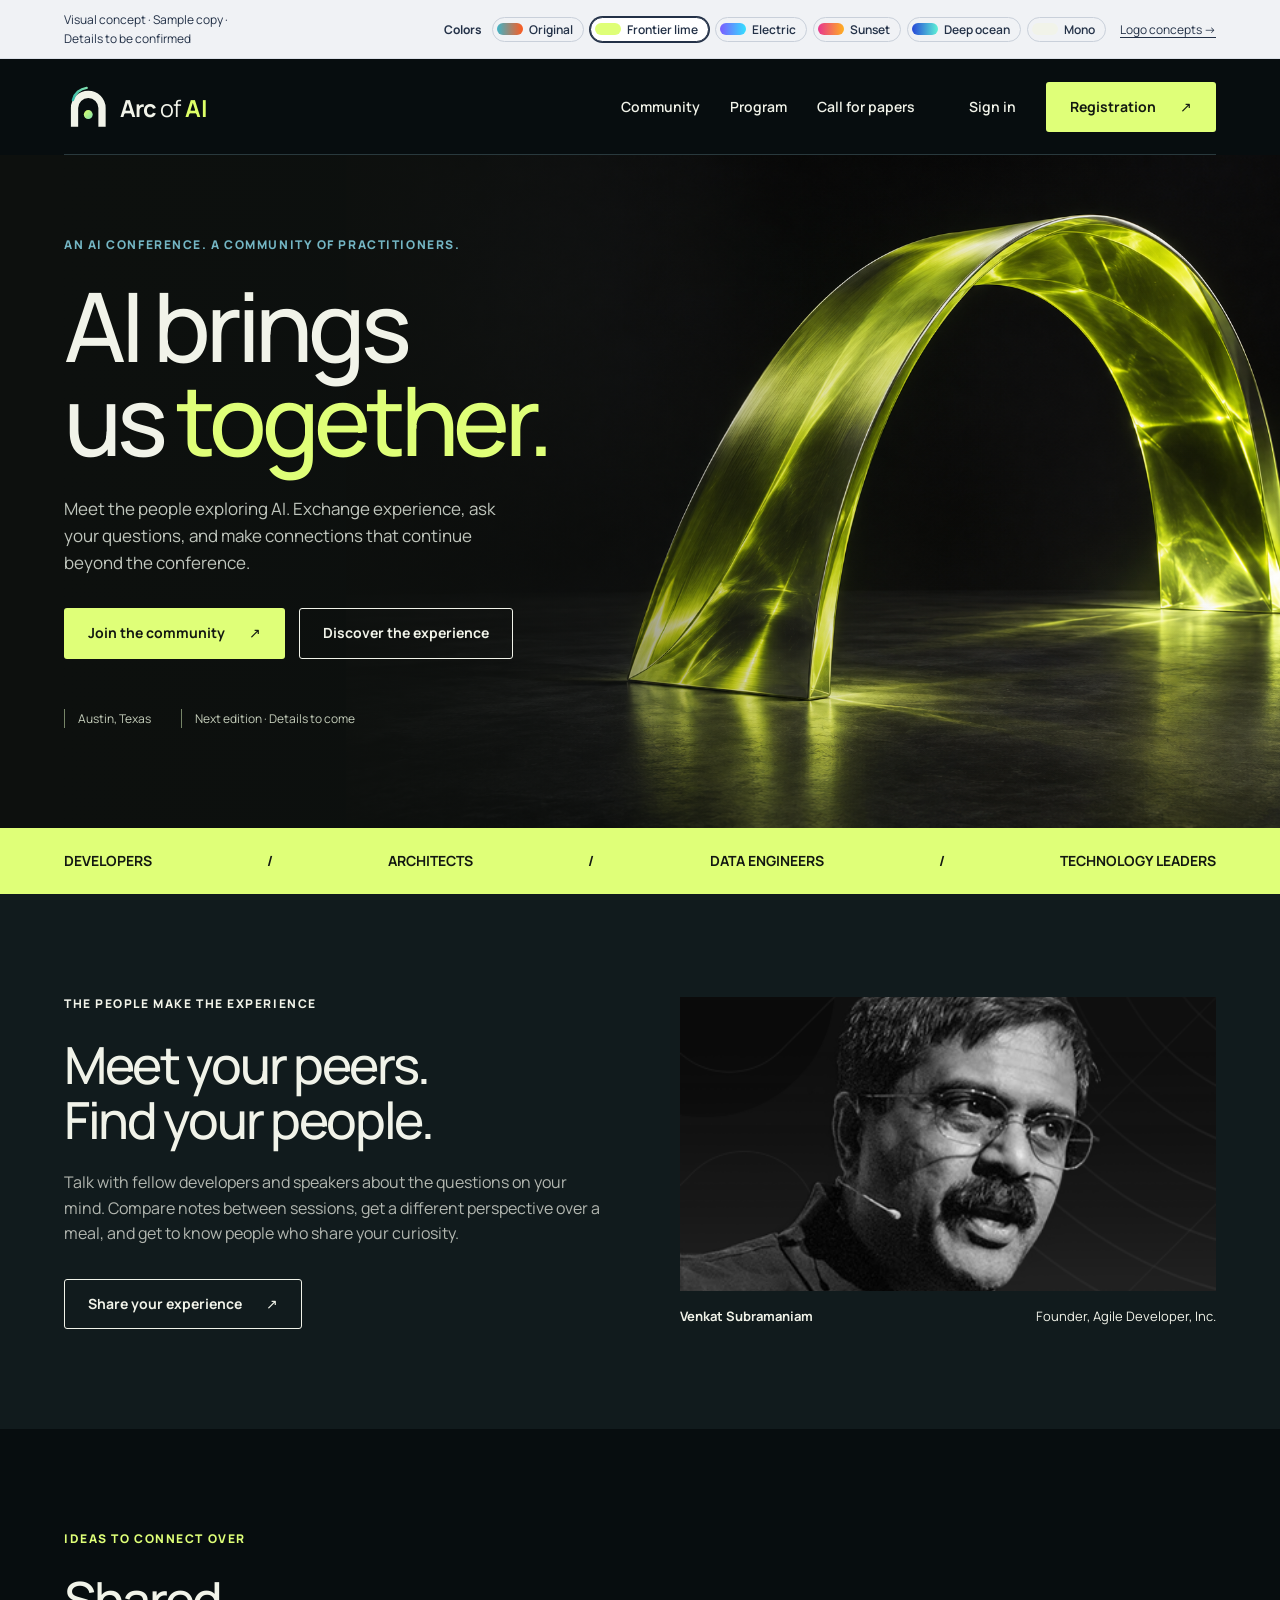
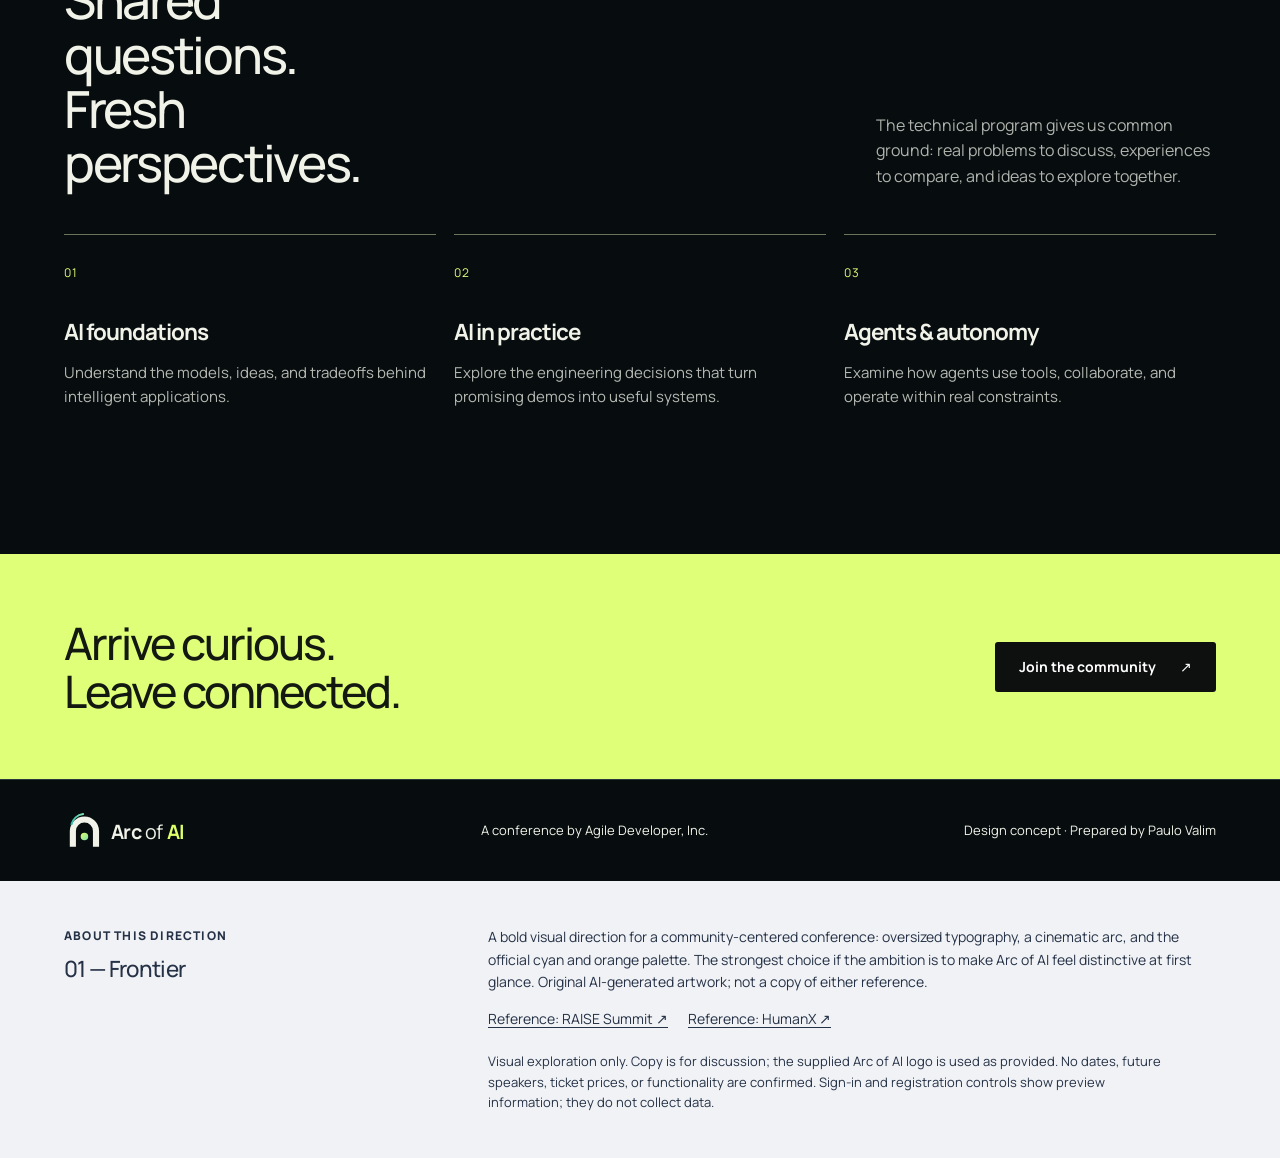
<file: index.html>
<!doctype html><html lang="en"><head><meta charset="utf-8"><meta name="viewport" content="width=device-width,initial-scale=1"><meta name="robots" content="noindex,nofollow"><meta name="description" content="Frontier — homepage design concept for the Arc of AI conference, for review."><title>Frontier · Arc of AI</title><link rel="stylesheet" href="styles.css"><link rel="stylesheet" href="frontier-variants.css"><script src="app.js" defer></script><style>
/* Palette options for review: body[data-palette] recolors accent, bands and hero art */
body.frontier{--band:var(--accent);--onband:var(--onaccent);--art:none;--c1:#2fb6a6;--c2:#7fe0b0;--c3:#ddff67}
body.frontier[data-palette="original"]{--c1:#3fb3c6;--c2:#8fb9a8;--c3:#ff5a1f}
body.frontier[data-palette="electric"]{--c1:#7b5cff;--c2:#3d8bff;--c3:#34e0ff}
body.frontier[data-palette="sunset"]{--c1:#e8368f;--c2:#ff6b4a;--c3:#ffb020}
body.frontier[data-palette="ocean"]{--c1:#2747d8;--c2:#3aa0ff;--c3:#5ef2d6}
body.frontier[data-palette="mono"]{--c1:#8a9087;--c2:#c9cec4;--c3:#ffffff}
body.frontier .brand{color:#f1f3e9}
.brand-svg{display:block;width:190px;height:auto}
footer .brand-svg{width:160px}
.brand-logo{display:none}
@media(max-width:760px){.brand-svg{width:150px}}
body.frontier[data-palette="lime"]{--accent:#dfff78;--onaccent:#131811}
body.frontier[data-palette="original"]{--accent:#ff6a2b;--onaccent:#1a0b04;--band:linear-gradient(90deg,#3fb3c6,#8fb9a8 45%,#ff5a1f);--onband:#0d100e;--art:hue-rotate(-58deg) saturate(1.25)}
body.frontier[data-palette="electric"]{--accent:#34e0ff;--onaccent:#07131c;--band:linear-gradient(90deg,#7b5cff,#3d8bff 50%,#34e0ff);--onband:#fff;--art:hue-rotate(125deg) saturate(1.2)}
body.frontier[data-palette="sunset"]{--accent:#ffb020;--onaccent:#1f1204;--band:linear-gradient(90deg,#e8368f,#ff6b4a 50%,#ffb020);--onband:#1a0710;--art:hue-rotate(-100deg) saturate(1.3)}
body.frontier[data-palette="ocean"]{--accent:#5ef2d6;--onaccent:#05201b;--band:linear-gradient(90deg,#2747d8,#3aa0ff 50%,#5ef2d6);--onband:#fff;--art:hue-rotate(95deg) saturate(1.1)}
body.frontier[data-palette="mono"]{--accent:#ffffff;--onaccent:#0d100e;--band:#f1f3e9;--onband:#0d100e;--art:grayscale(1) brightness(1.15)}
body.frontier h1 em,body.frontier .topic .number,body.frontier .sectionhead .eyebrow{color:var(--accent)}
body.frontier .ticker,body.frontier .cta{background:var(--band);color:var(--onband)}
body.frontier .cta .btn{background:#0d100e;color:#fff}
body.frontier .hero-art{filter:var(--art);transition:filter .3s}
.palettes{display:flex;gap:6px 6px;align-items:center;flex-wrap:wrap;justify-content:flex-end;max-width:100%}
.reviewbar>span{flex:0 1 170px}
@media(max-width:760px){.palettes{flex:1 1 100%;min-width:0;justify-content:flex-start}}
.palettes b{font-size:.75rem;margin-right:4px;white-space:nowrap}
.palettes button{display:flex;align-items:center;gap:6px;border:1px solid #c9d0da;background:transparent;color:inherit;border-radius:999px;padding:3px 10px 3px 4px;font:600 .75rem Manrope,sans-serif;cursor:pointer;white-space:nowrap}
.palettes button[aria-pressed="true"]{border-color:#233147;background:#fff;box-shadow:0 0 0 1px #233147}
.palettes .sep{width:1px;height:18px;background:#c9d0da;margin:0 6px;flex:none}
.palettes i{display:block;width:26px;height:12px;border-radius:999px}
</style></head><body class="frontier frontier-branded"><svg width="0" height="0" style="position:absolute" aria-hidden="true"><defs>
<linearGradient id="g-arc" x1="0" y1="0" x2="1" y2="0"><stop offset="0" style="stop-color:var(--c1)"/><stop offset=".55" style="stop-color:var(--c2)"/><stop offset="1" style="stop-color:var(--c3)"/></linearGradient>
<linearGradient id="g-hi" x1="0" y1="0" x2="1" y2="1"><stop offset="0" style="stop-color:var(--c3)"/><stop offset="1" style="stop-color:var(--c2)"/></linearGradient>
<linearGradient id="g-lo" x1="0" y1="1" x2="1" y2="0"><stop offset="0" style="stop-color:var(--c1)"/><stop offset="1" style="stop-color:var(--c2)"/></linearGradient>
<symbol id="logo-1" viewBox="0 0 470 120"><path d="M14 96 A46 46 0 0 1 106 96" fill="none" stroke="url(#g-arc)" stroke-width="15" stroke-linecap="round"/><path d="M98 30 l3.2 8.8 8.8 3.2 -8.8 3.2 -3.2 8.8 -3.2 -8.8 -8.8 -3.2 8.8 -3.2z" style="fill:var(--c3)"/><text x="138" y="92" font-family="Manrope" font-weight="800" font-size="64" letter-spacing="-2.5" fill="currentColor">arc of <tspan style="fill:var(--c3)">ai</tspan></text></symbol>
<symbol id="logo-2" viewBox="0 0 470 120"><path d="M26 108 V62 A34 34 0 0 1 94 62 V108" fill="none" stroke="currentColor" stroke-width="18"/><circle cx="60" cy="78" r="11" fill="url(#g-hi)"/><path d="M22 42 A40 40 0 0 1 56 12" fill="none" stroke="url(#g-lo)" stroke-width="6" stroke-linecap="round"/><text x="138" y="84" font-family="Manrope" font-weight="700" font-size="58" letter-spacing="-2" fill="currentColor">Arc<tspan font-weight="400" dx="12">of</tspan><tspan dx="12" style="fill:var(--c3)">AI</tspan></text></symbol>
<symbol id="logo-3" viewBox="0 0 470 120"><circle cx="22" cy="98" r="10" style="fill:var(--c3)"/><path d="M22 70 A28 28 0 0 1 50 98" fill="none" style="stroke:var(--c3)" stroke-width="11" stroke-linecap="round"/><path d="M22 44 A54 54 0 0 1 76 98" fill="none" style="stroke:var(--c2)" stroke-width="11" stroke-linecap="round"/><path d="M22 18 A80 80 0 0 1 102 98" fill="none" style="stroke:var(--c1)" stroke-width="11" stroke-linecap="round"/><text x="142" y="80" font-family="Manrope" font-weight="800" font-size="44" letter-spacing="6" fill="currentColor">ARC OF AI</text></symbol>
<symbol id="logo-4" viewBox="0 0 470 120"><path d="M16 96 C 24 40, 96 40, 104 96" fill="none" stroke="url(#g-arc)" stroke-width="7" stroke-linecap="round"/><circle cx="16" cy="96" r="11" style="fill:var(--c1)"/><circle cx="60" cy="54" r="11" style="fill:var(--c2)"/><circle cx="104" cy="96" r="11" style="fill:var(--c3)"/><text x="140" y="88" font-family="Manrope" font-weight="500" font-size="60" letter-spacing="-2.2" fill="currentColor">arc of <tspan font-weight="800" style="fill:var(--c3)">AI</tspan></text></symbol>
</defs></svg><div class="reviewbar"><span>Visual concept · Sample copy · Details to be confirmed</span><div class="palettes" role="group" aria-label="Color options"><b>Colors</b><button data-p="original"><i style="background:linear-gradient(90deg,#3fb3c6,#ff5a1f)"></i>Original</button><button data-p="lime"><i style="background:#dfff78"></i>Frontier lime</button><button data-p="electric"><i style="background:linear-gradient(90deg,#7b5cff,#34e0ff)"></i>Electric</button><button data-p="sunset"><i style="background:linear-gradient(90deg,#e8368f,#ffb020)"></i>Sunset</button><button data-p="ocean"><i style="background:linear-gradient(90deg,#2747d8,#5ef2d6)"></i>Deep ocean</button><button data-p="mono"><i style="background:#f1f3e9"></i>Mono</button><a href="logos/" style="margin-left:8px;white-space:nowrap">Logo concepts →</a></div></div><header class="sitehead wrap"><a class="brand" href="#" aria-label="Arc of AI"><img class="brand-logo" src="assets/arc-of-ai-logo.png" alt="Arc of AI"><svg class="brand-svg" viewBox="0 0 470 120" role="img" aria-label="Arc of AI"><use href="#logo-1"/></svg></a><button class="mobile-toggle" aria-expanded="false" aria-controls="mainnav">Menu</button><nav id="mainnav" aria-label="Main navigation"><a href="#community">Community</a><a href="#program">Program</a><button class="link" data-preview="portal">Call for papers</button><button class="link login" data-preview="portal">Sign in</button><button class="btn" data-preview="register">Registration <span aria-hidden="true">↗</span></button></nav></header><main><section class="hero"><img class="hero-art" src="assets/frontier-arc.png" alt="" width="1536" height="1024"><div class="wrap"><div class="hero-copy"><span class="eyebrow">An AI conference. A community of practitioners.</span><h1>AI brings<br>us <em>together.</em></h1><p>Meet the people exploring AI. Exchange experience, ask your questions, and make connections that continue beyond the conference.</p><div class="actions"><button class="btn" data-preview="register">Join the community <span aria-hidden="true">↗</span></button><a class="btn secondary" href="#community">Discover the experience</a></div><div class="hero-meta"><span>Austin, Texas</span><span>Next edition · Details to come</span></div></div></div></section><div class="ticker"><div class="wrap"><span>DEVELOPERS</span><span aria-hidden="true">/</span><span>ARCHITECTS</span><span aria-hidden="true">/</span><span>DATA ENGINEERS</span><span aria-hidden="true">/</span><span>TECHNOLOGY LEADERS</span></div></div><section class="section founder-section" id="community"><div class="wrap founder"><div><span class="eyebrow">The people make the experience</span><h2>Meet your peers.<br>Find your people.</h2><p class="muted">Talk with fellow developers and speakers about the questions on your mind. Compare notes between sessions, get a different perspective over a meal, and get to know people who share your curiosity.</p><div class="actions"><button class="btn secondary" data-preview="portal">Share your experience <span aria-hidden="true">↗</span></button></div></div><figure style="margin:0"><img class="portrait" src="assets/venkat.png" alt="Venkat Subramaniam" width="400" height="294" loading="lazy"><figcaption class="caption"><strong>Venkat Subramaniam</strong><span>Founder, Agile Developer, Inc.</span></figcaption></figure></div></section><section class="section wrap" id="program"><div class="sectionhead"><div><span class="eyebrow">Ideas to connect over</span><h2>Shared questions.<br>Fresh perspectives.</h2></div><p class="muted">The technical program gives us common ground: real problems to discuss, experiences to compare, and ideas to explore together.</p></div><div class="topic-grid"><article class="topic"><span class="number">01</span><h3>AI foundations</h3><p>Understand the models, ideas, and tradeoffs behind intelligent applications.</p></article><article class="topic"><span class="number">02</span><h3>AI in practice</h3><p>Explore the engineering decisions that turn promising demos into useful systems.</p></article><article class="topic"><span class="number">03</span><h3>Agents & autonomy</h3><p>Examine how agents use tools, collaborate, and operate within real constraints.</p></article></div></section><section class="cta"><div class="wrap"><h2>Arrive curious.<br>Leave connected.</h2><button class="btn" data-preview="register">Join the community <span aria-hidden="true">↗</span></button></div></section></main><footer><div class="wrap"><a class="brand" href="#" aria-label="Arc of AI"><img class="brand-logo" src="assets/arc-of-ai-logo.png" alt="Arc of AI"><svg class="brand-svg" viewBox="0 0 470 120" role="img" aria-label="Arc of AI"><use href="#logo-1"/></svg></a><span>A conference by Agile Developer, Inc.</span><span>Design concept · Prepared by Paulo Valim</span></div></footer><aside class="conceptnote"><div class="wrap"><div><div class="note-label">About this direction</div><h2>01 — Frontier</h2></div><div><p>A bold visual direction for a community-centered conference: oversized typography, a cinematic arc, and the official cyan and orange palette. The strongest choice if the ambition is to make Arc of AI feel distinctive at first glance. Original AI-generated artwork; not a copy of either reference.</p><div class="links"><a href="https://www.raisesummit.com/" target="_blank" rel="noopener">Reference: RAISE Summit ↗</a><a href="https://www.humanx.co/" target="_blank" rel="noopener">Reference: HumanX ↗</a></div><p style="margin-top:20px;font-size:.8125rem">Visual exploration only. Copy is for discussion; the supplied Arc of AI logo is used as provided. No dates, future speakers, ticket prices, or functionality are confirmed. Sign-in and registration controls show preview information; they do not collect data.</p></div></div></aside><dialog aria-labelledby="dialog-title" aria-describedby="dialog-copy"><button class="close-dialog" data-close aria-label="Close preview information">×</button><span class="eyebrow">Design preview</span><h2 id="dialog-title">Preview only</h2><p id="dialog-copy"></p><button class="btn" data-close>Back to the concept</button></dialog><script>
(function(){
  var ok=['original','lime','electric','sunset','ocean','mono'];
  var btns=document.querySelectorAll('.palettes button[data-p]');
  // Each palette has its own logo concept (see logos/)
  var LOGO={original:'1',lime:'2',electric:'3',sunset:'4',ocean:'2',mono:'1'};
  function save(k){try{history.replaceState(null,'','#'+k);}catch(e){}}
  function apply(k){
    if(ok.indexOf(k)<0) k='lime';
    document.querySelectorAll('.brand-svg use').forEach(function(u){u.setAttribute('href','#logo-'+LOGO[k]);});
    document.body.dataset.palette=k;
    btns.forEach(function(b){b.setAttribute('aria-pressed',String(b.dataset.p===k));});
    save(k);
  }
  btns.forEach(function(b){b.addEventListener('click',function(){apply(b.dataset.p);});});
  apply(location.hash.slice(1).split('-')[0]);
})();
</script></body></html>
</file>
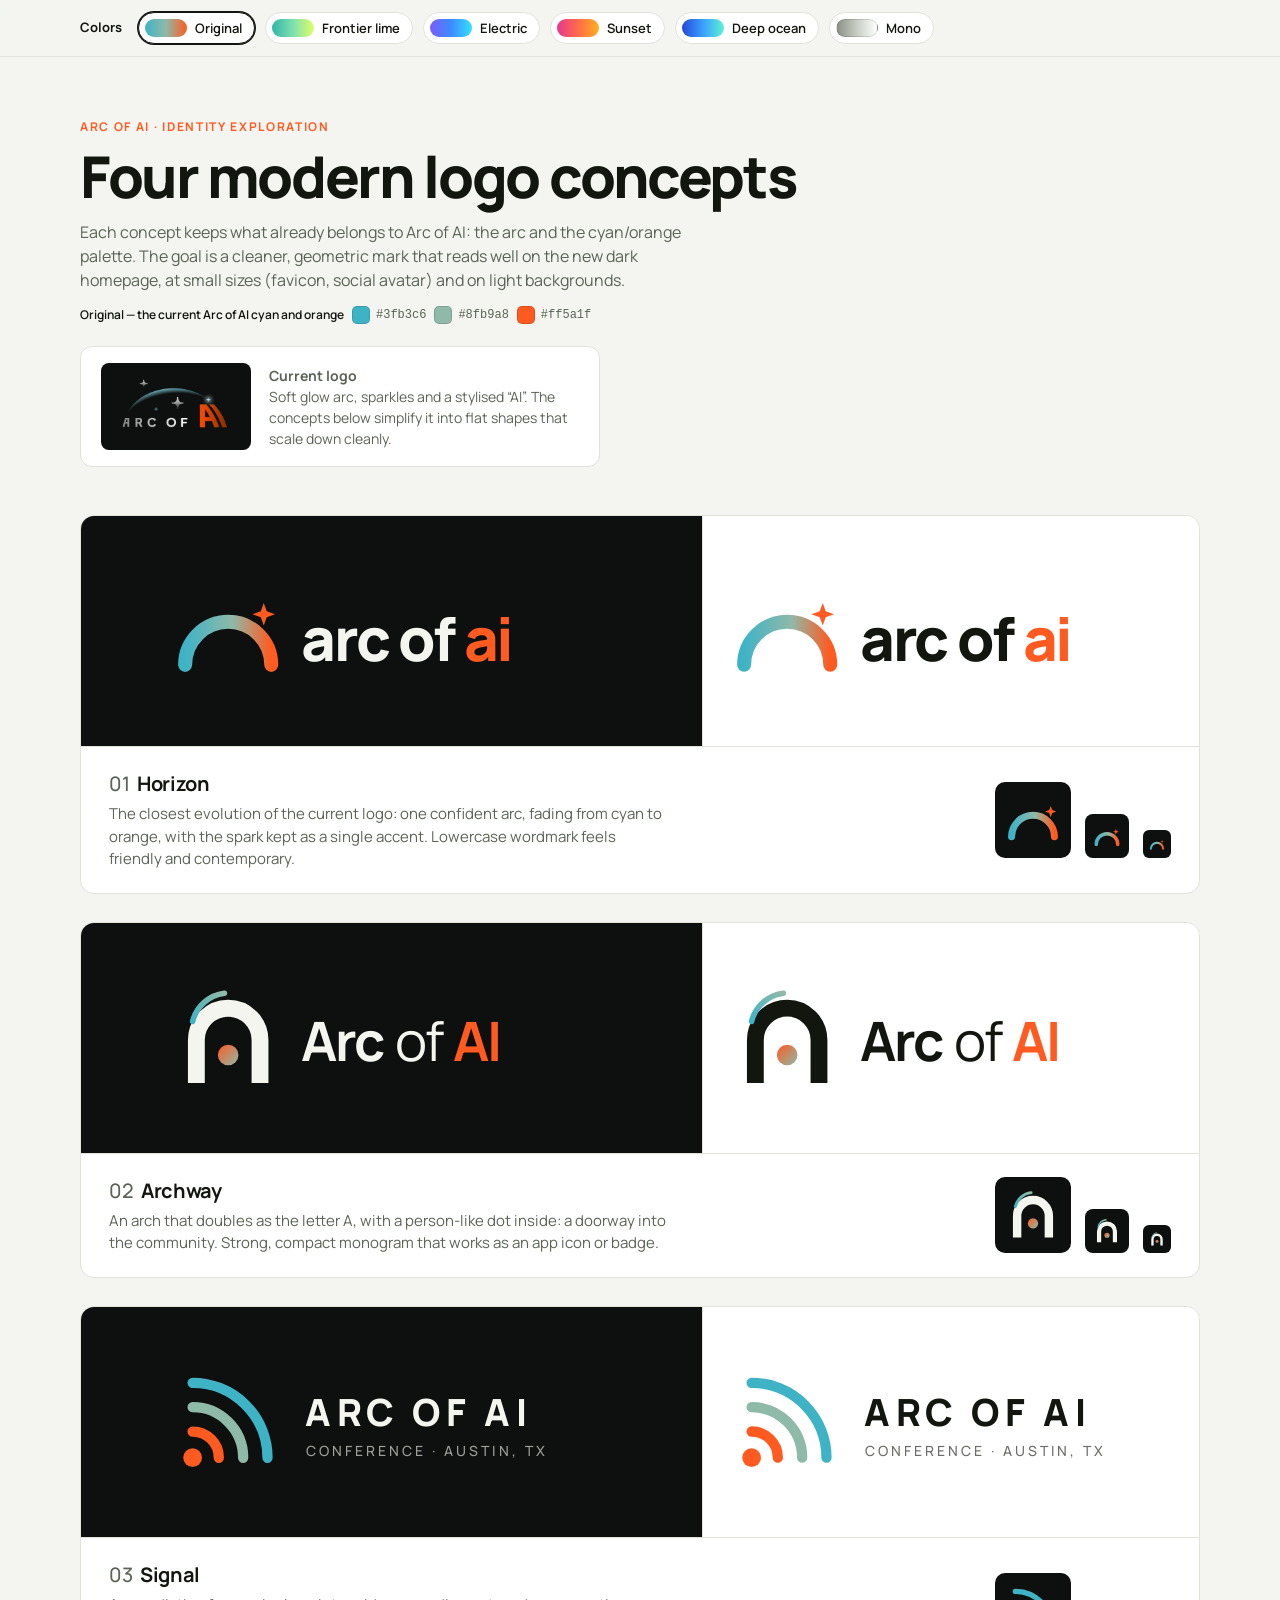
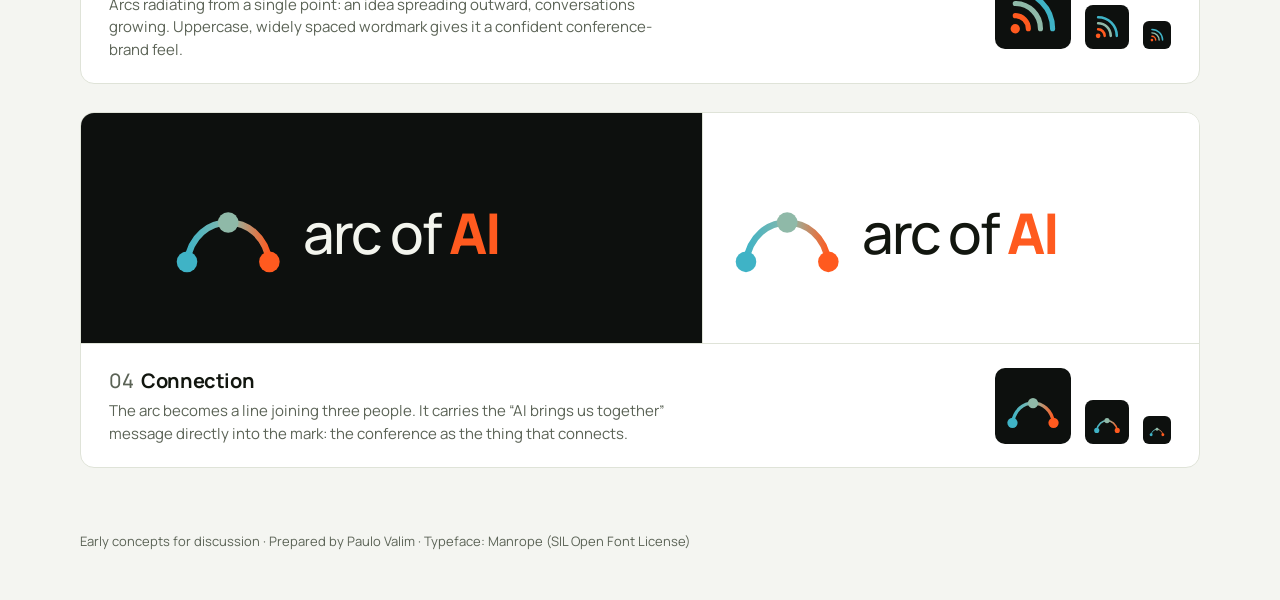
<file: logos/index.html>
<!doctype html>
<html lang="en">
<head>
<meta charset="utf-8">
<meta name="viewport" content="width=device-width,initial-scale=1">
<meta name="robots" content="noindex,nofollow">
<title>Arc of AI · Logo concepts</title>
<link rel="preconnect" href="https://fonts.googleapis.com">
<link rel="preconnect" href="https://fonts.gstatic.com" crossorigin>
<link href="https://fonts.googleapis.com/css2?family=Manrope:wght@400;500;700;800&display=swap" rel="stylesheet">
<style>
  :root{
    --bg:#f4f5f1; --ink:#12160f; --muted:#5b6356; --card:#fff; --line:#dfe3d8;
    --dark:#0d100e; --orange:#ff5a1f; --teal:#3fb3c6;
  }
  /* Logo palettes: c1 → c2 → c3 is the arc gradient; accent is the highlight on dark, accent-light on white */
  body{--c1:#3fb3c6;--c2:#8fb9a8;--c3:#ff5a1f;--accent:#ff5a1f;--accent-light:#ff5a1f}
  body[data-palette="lime"]{--c1:#2fb6a6;--c2:#7fe0b0;--c3:#ddff67;--accent:#ddff67;--accent-light:#4e8a12}
  body[data-palette="electric"]{--c1:#7b5cff;--c2:#3d8bff;--c3:#34e0ff;--accent:#34e0ff;--accent-light:#5a3df0}
  body[data-palette="sunset"]{--c1:#e8368f;--c2:#ff6b4a;--c3:#ffb020;--accent:#ffb020;--accent-light:#e8368f}
  body[data-palette="ocean"]{--c1:#2747d8;--c2:#3aa0ff;--c3:#5ef2d6;--accent:#5ef2d6;--accent-light:#2747d8}
  body[data-palette="mono"]{--c1:#8a9087;--c2:#c9cec4;--c3:#ffffff;--accent:#ffffff;--accent-light:#12160f}
  .panel.light,.panel.light~*{--accent:var(--accent-light)}
  .palettebar{position:sticky;top:0;z-index:5;background:color-mix(in srgb,var(--bg) 92%,transparent);backdrop-filter:blur(8px);border-bottom:1px solid var(--line)}
  .palettebar .wrap{display:flex;gap:10px;align-items:center;padding:12px 0;overflow-x:auto}
  .palettebar strong{font-size:.8125rem;margin-right:6px;white-space:nowrap}
  .chip{display:flex;align-items:center;gap:8px;border:1px solid var(--line);background:#fff;border-radius:999px;padding:6px 12px 6px 6px;font:600 .8125rem Manrope,sans-serif;color:var(--ink);cursor:pointer;white-space:nowrap}
  .chip[aria-pressed="true"]{border-color:var(--ink);box-shadow:0 0 0 1px var(--ink)}
  .chip i{display:block;width:42px;height:18px;border-radius:999px}
  .swatches{display:flex;gap:8px;margin-top:14px;flex-wrap:wrap}
  .swatches span{display:flex;align-items:center;gap:6px;font-size:.75rem;color:var(--muted);font-family:ui-monospace,monospace}
  .swatches b{width:18px;height:18px;border-radius:5px;border:1px solid #0002}
  *{box-sizing:border-box;margin:0}
  body{font-family:Manrope,system-ui,sans-serif;background:var(--bg);color:var(--ink);line-height:1.5}
  .wrap{width:min(1120px,100% - 32px);margin:0 auto}
  header{padding:56px 0 28px}
  .eyebrow{font-size:.75rem;letter-spacing:.14em;text-transform:uppercase;font-weight:700;color:var(--orange)}
  h1{font-size:clamp(2.2rem,5vw,3.6rem);letter-spacing:-.04em;line-height:1.02;margin:10px 0 14px;font-weight:800}
  header p{max-width:62ch;color:var(--muted)}
  .grid{display:grid;gap:28px;padding:20px 0 64px}
  .concept{background:var(--card);border:1px solid var(--line);border-radius:14px;overflow:hidden}
  .panels{display:grid;grid-template-columns:1.25fr 1fr}
  .panel{display:flex;align-items:center;justify-content:center;padding:44px 28px;min-height:230px}
  .panel.dark{background:var(--dark);color:#f3f5ee}
  .panel.light{background:#fff;color:var(--ink);border-left:1px solid var(--line)}
  .panel svg{width:100%;max-width:440px;height:auto}
  .meta{display:grid;grid-template-columns:1fr auto;gap:24px;align-items:center;padding:22px 28px;border-top:1px solid var(--line)}
  .meta h2{font-size:1.25rem;letter-spacing:-.02em}
  .meta h2 span{color:var(--muted);font-weight:500;margin-right:8px}
  .meta p{color:var(--muted);font-size:.9375rem;max-width:62ch;margin-top:4px}
  .icons{display:flex;gap:14px;align-items:end}
  .icons div{display:grid;place-items:center;background:var(--dark);border-radius:10px;color:#f3f5ee}
  .i64{width:76px;height:76px}.i64 svg{width:56px;height:56px}
  .i32{width:44px;height:44px;border-radius:8px!important}.i32 svg{width:28px;height:28px}
  .i16{width:28px;height:28px;border-radius:6px!important}.i16 svg{width:16px;height:16px}
  .current{display:flex;gap:18px;align-items:center;padding:16px 20px;background:#fff;border:1px solid var(--line);border-radius:12px;margin-top:22px;max-width:520px}
  .current img{width:150px;background:var(--dark);border-radius:8px;padding:8px}
  .current p{font-size:.875rem;color:var(--muted)}
  footer{padding:0 0 48px;color:var(--muted);font-size:.8125rem}
  @media(max-width:760px){
    .panels{grid-template-columns:1fr}
    .panel.light{border-left:0;border-top:1px solid var(--line)}
    .panel{min-height:170px;padding:32px 20px}
    .meta{grid-template-columns:1fr;padding:20px}
  }
</style>
</head>
<body>

<!-- Shared gradients + logo symbols. Wordmarks use currentColor so they adapt to dark/light. -->
<svg width="0" height="0" style="position:absolute" aria-hidden="true">
  <defs>
    <linearGradient id="g-arc" x1="0" y1="0" x2="1" y2="0">
      <stop offset="0" style="stop-color:var(--c1)"/><stop offset=".55" style="stop-color:var(--c2)"/><stop offset="1" style="stop-color:var(--c3)"/>
    </linearGradient>
    <linearGradient id="g-orange" x1="0" y1="0" x2="1" y2="1">
      <stop offset="0" style="stop-color:var(--c3)"/><stop offset="1" style="stop-color:var(--c2)"/>
    </linearGradient>
    <linearGradient id="g-teal" x1="0" y1="1" x2="1" y2="0">
      <stop offset="0" style="stop-color:var(--c1)"/><stop offset="1" style="stop-color:var(--c2)"/>
    </linearGradient>

    <!-- 1 · Horizon -->
    <symbol id="mark-1" viewBox="0 0 120 120">
      <path d="M14 96 A46 46 0 0 1 106 96" fill="none" stroke="url(#g-arc)" stroke-width="15" stroke-linecap="round"/>
      <path d="M98 30 l3.2 8.8 8.8 3.2 -8.8 3.2 -3.2 8.8 -3.2 -8.8 -8.8 -3.2 8.8 -3.2z" style="fill:var(--accent)"/>
    </symbol>
    <symbol id="logo-1" viewBox="0 0 470 120">
      <use href="#mark-1" x="0" y="0" width="120" height="120"/>
      <text x="138" y="92" font-family="Manrope" font-weight="800" font-size="64" letter-spacing="-2.5" fill="currentColor">arc of <tspan style="fill:var(--accent)">ai</tspan></text>
    </symbol>

    <!-- 2 · Archway -->
    <symbol id="mark-2" viewBox="0 0 120 120">
      <path d="M26 108 V62 A34 34 0 0 1 94 62 V108" fill="none" stroke="currentColor" stroke-width="18"/>
      <circle cx="60" cy="78" r="11" fill="url(#g-orange)"/>
      <path d="M26 44 A40 40 0 0 1 60 14" fill="none" stroke="url(#g-teal)" stroke-width="6" stroke-linecap="round" transform="translate(-4 -2)"/>
    </symbol>
    <symbol id="logo-2" viewBox="0 0 470 120">
      <use href="#mark-2" x="0" y="0" width="120" height="120"/>
      <text x="138" y="84" font-family="Manrope" font-weight="700" font-size="58" letter-spacing="-2" fill="currentColor">Arc<tspan font-weight="400" dx="12">of</tspan><tspan dx="12" style="fill:var(--accent)">AI</tspan></text>
    </symbol>

    <!-- 3 · Signal -->
    <symbol id="mark-3" viewBox="0 0 120 120">
      <circle cx="22" cy="98" r="10" style="fill:var(--accent)"/>
      <path d="M22 70 A28 28 0 0 1 50 98" fill="none" style="stroke:var(--c3)" stroke-width="11" stroke-linecap="round"/>
      <path d="M22 44 A54 54 0 0 1 76 98" fill="none" style="stroke:var(--c2)" stroke-width="11" stroke-linecap="round"/>
      <path d="M22 18 A80 80 0 0 1 102 98" fill="none" style="stroke:var(--c1)" stroke-width="11" stroke-linecap="round"/>
    </symbol>
    <symbol id="logo-3" viewBox="0 0 470 120">
      <use href="#mark-3" x="0" y="0" width="120" height="120"/>
      <text x="142" y="64" font-family="Manrope" font-weight="800" font-size="40" letter-spacing="6" fill="currentColor">ARC OF AI</text>
      <text x="143" y="96" font-family="Manrope" font-weight="500" font-size="15" letter-spacing="3.2" fill="currentColor" opacity=".62">CONFERENCE · AUSTIN, TX</text>
    </symbol>

    <!-- 4 · Connection -->
    <symbol id="mark-4" viewBox="0 0 120 120">
      <path d="M16 96 C 24 40, 96 40, 104 96" fill="none" stroke="url(#g-arc)" stroke-width="7" stroke-linecap="round"/>
      <circle cx="16" cy="96" r="11" style="fill:var(--c1)"/>
      <circle cx="60" cy="54" r="11" style="fill:var(--c2)"/>
      <circle cx="104" cy="96" r="11" style="fill:var(--accent)"/>
    </symbol>
    <symbol id="logo-4" viewBox="0 0 470 120">
      <use href="#mark-4" x="0" y="0" width="120" height="120"/>
      <text x="140" y="88" font-family="Manrope" font-weight="500" font-size="60" letter-spacing="-2.2" fill="currentColor">arc of <tspan font-weight="800" style="fill:var(--accent)">AI</tspan></text>
    </symbol>
  </defs>
</svg>

<nav class="palettebar" aria-label="Color palette">
  <div class="wrap">
    <strong>Colors</strong>
    <button class="chip" data-p="original" aria-pressed="true"><i style="background:linear-gradient(90deg,#3fb3c6,#8fb9a8,#ff5a1f)"></i>Original</button>
    <button class="chip" data-p="lime" aria-pressed="false"><i style="background:linear-gradient(90deg,#2fb6a6,#7fe0b0,#ddff67)"></i>Frontier lime</button>
    <button class="chip" data-p="electric" aria-pressed="false"><i style="background:linear-gradient(90deg,#7b5cff,#3d8bff,#34e0ff)"></i>Electric</button>
    <button class="chip" data-p="sunset" aria-pressed="false"><i style="background:linear-gradient(90deg,#e8368f,#ff6b4a,#ffb020)"></i>Sunset</button>
    <button class="chip" data-p="ocean" aria-pressed="false"><i style="background:linear-gradient(90deg,#2747d8,#3aa0ff,#5ef2d6)"></i>Deep ocean</button>
    <button class="chip" data-p="mono" aria-pressed="false"><i style="background:linear-gradient(90deg,#8a9087,#c9cec4,#fff);border:1px solid #0002"></i>Mono</button>
  </div>
</nav>

<header class="wrap">
  <span class="eyebrow">Arc of AI · Identity exploration</span>
  <h1>Four modern logo concepts</h1>
  <p>Each concept keeps what already belongs to Arc of AI: the arc and the cyan/orange palette. The goal is a cleaner, geometric mark that reads well on the new dark homepage, at small sizes (favicon, social avatar) and on light backgrounds.</p>
  <div class="swatches" id="swatches"></div>
  <div class="current">
    <img src="current-logo.png" alt="Current Arc of AI logo">
    <p><strong>Current logo</strong><br>Soft glow arc, sparkles and a stylised “AI”. The concepts below simplify it into flat shapes that scale down cleanly.</p>
  </div>
</header>

<main class="wrap grid">

  <article class="concept">
    <div class="panels">
      <div class="panel dark"><svg viewBox="0 0 470 120" role="img" aria-label="Concept 1 logo on dark"><use href="#logo-1"/></svg></div>
      <div class="panel light"><svg viewBox="0 0 470 120" role="img" aria-label="Concept 1 logo on light"><use href="#logo-1"/></svg></div>
    </div>
    <div class="meta">
      <div><h2><span>01</span>Horizon</h2><p>The closest evolution of the current logo: one confident arc, fading from cyan to orange, with the spark kept as a single accent. Lowercase wordmark feels friendly and contemporary.</p></div>
      <div class="icons"><div class="i64"><svg viewBox="0 0 120 120"><use href="#mark-1"/></svg></div><div class="i32"><svg viewBox="0 0 120 120"><use href="#mark-1"/></svg></div><div class="i16"><svg viewBox="0 0 120 120"><use href="#mark-1"/></svg></div></div>
    </div>
  </article>

  <article class="concept">
    <div class="panels">
      <div class="panel dark"><svg viewBox="0 0 470 120" role="img" aria-label="Concept 2 logo on dark"><use href="#logo-2"/></svg></div>
      <div class="panel light"><svg viewBox="0 0 470 120" role="img" aria-label="Concept 2 logo on light"><use href="#logo-2"/></svg></div>
    </div>
    <div class="meta">
      <div><h2><span>02</span>Archway</h2><p>An arch that doubles as the letter A, with a person-like dot inside: a doorway into the community. Strong, compact monogram that works as an app icon or badge.</p></div>
      <div class="icons"><div class="i64"><svg viewBox="0 0 120 120"><use href="#mark-2"/></svg></div><div class="i32"><svg viewBox="0 0 120 120"><use href="#mark-2"/></svg></div><div class="i16"><svg viewBox="0 0 120 120"><use href="#mark-2"/></svg></div></div>
    </div>
  </article>

  <article class="concept">
    <div class="panels">
      <div class="panel dark"><svg viewBox="0 0 470 120" role="img" aria-label="Concept 3 logo on dark"><use href="#logo-3"/></svg></div>
      <div class="panel light"><svg viewBox="0 0 470 120" role="img" aria-label="Concept 3 logo on light"><use href="#logo-3"/></svg></div>
    </div>
    <div class="meta">
      <div><h2><span>03</span>Signal</h2><p>Arcs radiating from a single point: an idea spreading outward, conversations growing. Uppercase, widely spaced wordmark gives it a confident conference-brand feel.</p></div>
      <div class="icons"><div class="i64"><svg viewBox="0 0 120 120"><use href="#mark-3"/></svg></div><div class="i32"><svg viewBox="0 0 120 120"><use href="#mark-3"/></svg></div><div class="i16"><svg viewBox="0 0 120 120"><use href="#mark-3"/></svg></div></div>
    </div>
  </article>

  <article class="concept">
    <div class="panels">
      <div class="panel dark"><svg viewBox="0 0 470 120" role="img" aria-label="Concept 4 logo on dark"><use href="#logo-4"/></svg></div>
      <div class="panel light"><svg viewBox="0 0 470 120" role="img" aria-label="Concept 4 logo on light"><use href="#logo-4"/></svg></div>
    </div>
    <div class="meta">
      <div><h2><span>04</span>Connection</h2><p>The arc becomes a line joining three people. It carries the “AI brings us together” message directly into the mark: the conference as the thing that connects.</p></div>
      <div class="icons"><div class="i64"><svg viewBox="0 0 120 120"><use href="#mark-4"/></svg></div><div class="i32"><svg viewBox="0 0 120 120"><use href="#mark-4"/></svg></div><div class="i16"><svg viewBox="0 0 120 120"><use href="#mark-4"/></svg></div></div>
    </div>
  </article>

</main>

<script>
  const palettes = {
    original: { name: 'Original — the current Arc of AI cyan and orange', colors: ['#3fb3c6','#8fb9a8','#ff5a1f'] },
    lime: { name: 'Frontier lime — matches the new homepage accent', colors: ['#2fb6a6','#7fe0b0','#ddff67','#4e8a12'] },
    electric: { name: 'Electric — violet to cyan, the most “tech” option', colors: ['#7b5cff','#3d8bff','#34e0ff','#5a3df0'] },
    sunset: { name: 'Sunset — warm, energetic, stands out from typical AI blue', colors: ['#e8368f','#ff6b4a','#ffb020'] },
    ocean: { name: 'Deep ocean — calm, trustworthy, enterprise-friendly', colors: ['#2747d8','#3aa0ff','#5ef2d6'] },
    mono: { name: 'Mono — single-color version for print, merch and sponsor walls', colors: ['#8a9087','#c9cec4','#ffffff','#12160f'] },
  };
  const chips = document.querySelectorAll('.chip');
  const swatches = document.getElementById('swatches');
  function apply(key) {
    if (!palettes[key]) key = 'original';
    document.body.dataset.palette = key;
    chips.forEach(c => c.setAttribute('aria-pressed', String(c.dataset.p === key)));
    const p = palettes[key];
    swatches.innerHTML = `<span style="font-family:Manrope;font-weight:600;color:var(--ink)">${p.name}</span>` +
      p.colors.map(c => `<span><b style="background:${c}"></b>${c}</span>`).join('');
    try { history.replaceState(null, '', '#' + key); } catch (e) {}
  }
  chips.forEach(c => c.addEventListener('click', () => apply(c.dataset.p)));
  apply(location.hash.slice(1) || 'original');
</script>

<footer class="wrap">Early concepts for discussion · Prepared by Paulo Valim · Typeface: Manrope (SIL Open Font License)</footer>
</body>
</html>
</file>
<file: styles.css>
@import url('./assets/fonts.css');
:root{font-family:Manrope,Arial,sans-serif;color:#142032;font-synthesis:none;font-size:16px;font-weight:400;line-height:1.6;background:#fff}*{box-sizing:border-box}body{margin:0}a{color:inherit;text-decoration:none}button{font:inherit;cursor:pointer}button,a{-webkit-tap-highlight-color:transparent}img{max-width:100%;display:block}h1,h2,h3,p{margin:0}h1,h2,h3{line-height:1.06;letter-spacing:-.045em}h1{font-size:clamp(3.5rem,6.7vw,6.7rem);font-weight:500}h2{font-size:clamp(2.3rem,4vw,4rem);font-weight:500}h3{font-size:1.4rem;line-height:1.2}p{max-width:62ch}.wrap{width:min(1280px,90%);margin:auto}.eyebrow{text-transform:uppercase;font-size:.75rem;letter-spacing:.13em;font-weight:800;display:block;margin-bottom:24px}.muted{opacity:.72}.btn{border:1px solid transparent;display:inline-flex;align-items:center;justify-content:center;gap:24px;min-height:50px;padding:13px 23px;font-size:.875rem;font-weight:700;background:var(--accent,#164cda);color:var(--onaccent,#fff);border-radius:3px}.btn.secondary{background:transparent;color:inherit;border-color:currentColor}.actions{display:flex;gap:14px;flex-wrap:wrap;margin-top:32px}.textlink{font-weight:700;font-size:.875rem;text-decoration:underline;text-underline-offset:6px}.reviewbar{min-height:46px;padding:10px 5%;display:flex;align-items:center;justify-content:space-between;gap:18px;background:#f0f2f5;color:#233147;font-size:.75rem;border-bottom:1px solid #dce1e8}.reviewbar a{text-decoration:underline;text-underline-offset:3px}.reviewbar strong{font-weight:800}.reviewbar .alternates{display:flex;gap:17px}.reviewbar a[aria-current=page]{font-weight:800}.brand{font-size:1.5rem;letter-spacing:-.07em;font-weight:800;display:flex;align-items:center;gap:10px;white-space:nowrap}.brand-symbol{width:26px;height:24px;border:5px solid currentColor;border-bottom:0;border-radius:50% 50% 0 0;display:inline-block;transform:rotate(-20deg)}.sitehead{height:96px;display:flex;justify-content:space-between;align-items:center;gap:30px}.sitehead nav{display:flex;align-items:center;gap:30px;font-size:.875rem;font-weight:600}.sitehead .login{margin-left:24px}.sitehead button.link{background:none;border:0;color:inherit;padding:0;font:inherit}.mobile-toggle{display:none;background:transparent;color:inherit;border:1px solid currentColor;padding:8px 12px}.section{padding:100px 0}.sectionhead{display:flex;align-items:end;justify-content:space-between;gap:30px;margin-bottom:45px}.sectionhead p{max-width:34ch}.line{border-top:1px solid var(--line,#dce1e8)}.topic-grid{display:grid;grid-template-columns:repeat(3,1fr);gap:18px}.topic{padding:30px;border:1px solid var(--line,#dce1e8);min-height:220px;display:flex;flex-direction:column}.topic .number{font-size:.75rem;opacity:.6;letter-spacing:.1em;margin-bottom:36px}.topic p{font-size:.9375rem;margin-top:16px;opacity:.75}.founder{display:grid;grid-template-columns:1fr 1fr;gap:80px;align-items:center}.founder p{margin-top:24px}.portrait{width:100%;aspect-ratio:1.36;object-fit:cover;object-position:center;border-radius:3px}.caption{margin-top:15px;font-size:.8125rem;display:flex;justify-content:space-between;gap:15px}.cta{padding:65px 0}.cta .wrap{display:flex;align-items:center;justify-content:space-between;gap:40px}.cta h2{font-size:clamp(2rem,3.5vw,3.6rem)}footer .wrap{padding:30px 0;display:flex;justify-content:space-between;align-items:center;gap:30px;font-size:.8125rem}.conceptnote{background:#f0f2f5;color:#253146;padding:45px 0;font-size:.875rem}.conceptnote .wrap{display:grid;grid-template-columns:1fr 2fr;gap:60px}.conceptnote h2{font-size:1.4rem;letter-spacing:-.03em;margin-bottom:10px}.conceptnote p{max-width:85ch}.conceptnote .links{display:flex;flex-wrap:wrap;gap:20px;margin-top:15px}.conceptnote a{text-decoration:underline;text-underline-offset:3px}.note-label{font-size:.75rem;text-transform:uppercase;letter-spacing:.1em;margin-bottom:12px;font-weight:800}dialog{border:0;border-radius:8px;padding:40px;width:min(520px,90vw);color:#182234;background:white;box-shadow:0 30px 120px #0005}dialog::backdrop{background:#06101dcc;backdrop-filter:blur(5px)}dialog h2{font-size:2rem;margin:10px 0 18px}dialog p{font-size:1rem;margin-bottom:28px}.close-dialog{position:absolute;right:16px;top:12px;border:0;background:none;font-size:1.8rem}a:focus-visible,button:focus-visible,summary:focus-visible{outline:3px solid #e8752e;outline-offset:6px}html{scroll-behavior:smooth;scroll-padding-top:30px}.sr-only{position:absolute;width:1px;height:1px;padding:0;margin:-1px;overflow:hidden;clip:rect(0,0,0,0);white-space:nowrap;border:0}
/* 01 — Frontier: cinematic, spacious, high contrast. */
.frontier{--accent:#ddff67;--onaccent:#10150b;--line:#343a30;background:#0d100e;color:#f1f3e9}.frontier .sitehead{border-bottom:1px solid var(--line)}.frontier .brand{color:#e0ff78}.frontier .hero{position:relative;isolation:isolate;min-height:670px;display:flex;align-items:center;overflow:hidden}.frontier .hero-art{position:absolute;z-index:-2;right:-5%;width:78%;height:100%;object-fit:cover;object-position:center;top:0}.frontier .hero:after{content:'';position:absolute;inset:0;z-index:-1;background:linear-gradient(90deg,#0d100e 4%,#0d100ee6 27%,#0d100e22 61%,transparent)}.frontier .hero-copy{padding:80px 0 100px;width:67%}.frontier h1{font-size:clamp(3.8rem,7.5vw,7.4rem);font-weight:500;letter-spacing:-.055em;line-height:.98}.frontier h1 em{color:#ddff67;font-style:normal}.frontier .hero-copy p{margin-top:28px;max-width:38ch;color:#c0c6bd;font-size:1.0625rem}.frontier .hero .eyebrow{color:#e2eccf}.frontier .hero-meta{display:flex;gap:30px;margin-top:50px;font-size:.75rem;color:#c5cebb}.frontier .hero-meta span{border-left:1px solid #768567;padding-left:13px}.frontier .ticker{padding:22px 0;background:#dfff78;color:#131811}.frontier .ticker .wrap{display:flex;justify-content:space-between;gap:20px;font-size:.875rem;font-weight:700}.frontier .sectionhead h2{max-width:12ch}.frontier .topic{border:0;border-top:1px solid #6b755b;padding:28px 0}.frontier .topic .number{color:#dfff78;opacity:1}.frontier .founder-section{background:#181e17}.frontier .portrait{filter:grayscale(1);border-radius:0}.frontier .founder h2{max-width:13ch}.frontier .cta{background:#dfff78;color:#15210e}.frontier .cta .btn{background:#15210e;color:#e7ffc0}.frontier footer{border-top:1px solid #343a30}.frontier .sectionhead .eyebrow{color:#dfff78}
/* 02 — Dialogue: an editorial composition with human warmth. */
.dialogue{--accent:#154bdd;--onaccent:#fff;--line:#cbd3e8;background:#f7f8fc;color:#173c99}.dialogue .brand{font-size:1.7rem}.dialogue .sitehead{height:102px}.dialogue .sitehead .btn{border-radius:30px}.dialogue h1,.dialogue h2{font-family:'DM Serif Display',Georgia,serif;font-weight:400;letter-spacing:-.045em}.dialogue .hero{background:#1b43b7;color:#fff}.dialogue .hero .wrap{display:grid;grid-template-columns:1.2fr .8fr;gap:70px;padding-top:78px;padding-bottom:78px}.dialogue .hero h1{font-size:clamp(4rem,6.5vw,6.5rem);line-height:1.03}.dialogue .hero h1 em{color:#ffd18b;font-weight:400}.dialogue .hero-copy>p{max-width:41ch;margin-top:28px;color:#e0e8ff}.dialogue .hero .btn{background:#ffcf87;color:#182e66;border-radius:30px}.dialogue .hero .btn.secondary{background:transparent;color:white;border-color:#718bd5}.dialogue .feature{align-self:center;position:relative;padding:0 0 23px 23px}.dialogue .feature:before{content:'';position:absolute;left:0;bottom:0;width:88%;height:88%;background:#f8bd70;z-index:0}.dialogue .feature img{position:relative;aspect-ratio:1;object-fit:cover;object-position:52% center;width:100%;filter:grayscale(1);border-radius:44% 44% 0 0}.dialogue .feature-caption{position:relative;background:#fff;color:#173c99;padding:24px 26px}.dialogue .feature-caption strong{display:block;font-family:'DM Serif Display',Georgia,serif;font-size:1.8rem;letter-spacing:-.02em;line-height:1.15}.dialogue .feature-caption span{display:block;font-size:.75rem;margin-top:9px}.dialogue .feature-index{position:absolute;right:15px;top:15px;border-radius:50%;background:#ffcf87;color:#183e9c;padding:20px;width:90px;height:90px;display:flex;align-items:center;justify-content:center;text-align:center;line-height:1.2;font-size:.75rem;font-weight:800;transform:rotate(9deg);z-index:1}.dialogue .editorial-bar{display:grid;grid-template-columns:1fr 1fr 1fr;border-bottom:1px solid #cbd3e8;padding:30px 0;font-size:.875rem}.dialogue .editorial-bar>div{padding-left:30px;border-left:1px solid #cbd3e8}.dialogue .editorial-bar>div:first-child{padding-left:0;border:0}.dialogue .editorial-bar strong{display:block;font-size:1rem;margin-bottom:3px}.dialogue .topic-grid{gap:0;border-top:1px solid #aebcdb;border-bottom:1px solid #aebcdb}.dialogue .topic{border:0;border-right:1px solid #aebcdb;padding:35px;min-height:265px}.dialogue .topic:first-child{padding-left:0}.dialogue .topic:last-child{border:0}.dialogue .topic h3{font-family:'DM Serif Display',Georgia,serif;font-size:2rem;font-weight:400}.dialogue .topic .number{font-size:1rem;margin-bottom:24px}.dialogue .community{display:grid;grid-template-columns:1fr 1fr;gap:80px;align-items:start}.dialogue .community p{font-size:1.125rem}.dialogue .community h2{max-width:13ch}.dialogue .community .big-word{font-family:'DM Serif Display',Georgia,serif;font-size:clamp(4rem,10vw,10rem);letter-spacing:-.05em;line-height:1;color:#d2dcf6;margin-top:35px}.dialogue .cta{background:#f4c586;color:#21396e}.dialogue .cta .btn{border-radius:30px;background:#193f9d}.dialogue footer{background:#173c99;color:#fff}
/* 03 — Clarity: confident information design. */
.clarity{--accent:#145aeb;--onaccent:#fff;--line:#dce3ee;background:#fff;color:#122d51}.clarity .utility{background:#102b4e;color:#fff;font-size:.75rem;padding:10px 0}.clarity .utility .wrap{display:flex;justify-content:space-between;gap:20px}.clarity .sitehead{height:100px}.clarity .brand{letter-spacing:-.045em}.clarity .brand-symbol{color:#1661ed}.clarity .hero{background:#f1f5fc;border-top:1px solid #e3eaf5;padding:75px 0}.clarity .hero .wrap{display:grid;grid-template-columns:1.15fr .85fr;gap:80px;align-items:center}.clarity .hero h1{font-size:clamp(3.4rem,5.5vw,5.5rem);font-weight:700;line-height:1.05}.clarity .hero h1 span{color:#175adc}.clarity .hero-copy>p{margin-top:25px;max-width:42ch;color:#53657b;font-size:1.0625rem}.clarity .hero .eyebrow{color:#1c5bd5}.clarity .hero-meta{margin-top:30px;font-size:.8125rem;color:#526883}.clarity .program-panel{background:#fff;border:1px solid #d8e2f0;box-shadow:0 18px 60px #1e427610;border-radius:8px;padding:30px}.clarity .program-panel .eyebrow{margin-bottom:7px;color:#576b85}.clarity .program-panel h2{font-size:1.8rem;font-weight:700;margin-bottom:25px}.clarity .program-row{display:grid;grid-template-columns:36px 1fr;gap:15px;padding:20px 0;border-top:1px solid #e2e8f1}.clarity .program-row>span{font-size:.75rem;font-weight:800;color:#1b61e4;background:#edf3ff;width:34px;height:34px;display:grid;place-items:center;border-radius:4px}.clarity .program-row strong{display:block;font-size:.9375rem}.clarity .program-row p{font-size:.8125rem;color:#52647b;margin-top:5px}.clarity .program-panel>a{display:block;padding-top:15px;font-size:.875rem;font-weight:700;color:#185bdf}.clarity .benefits{display:grid;grid-template-columns:repeat(3,1fr);border-bottom:1px solid #dce3ee;padding:28px 0;gap:30px}.clarity .benefits>div{display:flex;align-items:center;gap:15px;font-size:.875rem;font-weight:600}.clarity .check{width:26px;height:26px;border-radius:50%;background:#eaf2ff;color:#175adc;display:grid;place-items:center}.clarity .sectionhead h2{font-weight:700;max-width:16ch}.clarity .topic{border-radius:5px;border-top:3px solid #1859d9}.clarity .topic h3{font-weight:700}.clarity .topic .number{color:#145ad5;opacity:1;font-weight:800}.clarity .founder-section{background:#102b4e;color:white}.clarity .founder{grid-template-columns:.8fr 1.2fr}.clarity .founder h2{font-weight:600}.clarity .portrait{max-height:350px}.clarity .cta{background:#f1f5fc}.clarity .cta h2{font-weight:600}.clarity footer{border-top:1px solid #dce3ee}
/* Review gallery */
.gallery{background:#eef1f6;color:#13213b}.galleryhead{padding:35px 0;display:flex;justify-content:space-between;align-items:center;gap:20px;border-bottom:1px solid #ccd5e3}.galleryhead span{font-size:.75rem;letter-spacing:.1em;text-transform:uppercase}.galleryintro{padding:65px 0 40px;display:flex;align-items:end;justify-content:space-between;gap:40px}.galleryintro h1{font-size:clamp(3rem,5vw,5rem);font-weight:500;max-width:12ch}.galleryintro p{max-width:39ch;color:#526079}.galleryintro .eyebrow{margin-bottom:20px}.direction-grid{display:grid;grid-template-columns:repeat(3,1fr);gap:24px;margin:10px 0 65px}.direction{background:#fff;border:1px solid #d6deea;border-radius:8px;overflow:hidden;transition:transform .2s,box-shadow .2s}.direction:hover{transform:translateY(-5px);box-shadow:0 15px 45px #15305a12}.preview-frame{aspect-ratio:1.2;background:#102b4e;overflow:hidden;position:relative;display:block}.preview-frame iframe{border:0;width:1280px;height:1080px;position:absolute;top:0;left:0;transform-origin:top left;pointer-events:none}.preview-frame:after{content:'';position:absolute;inset:0}.direction-body{padding:26px}.direction-body .direction-id{display:flex;align-items:center;justify-content:space-between;font-size:.75rem;text-transform:uppercase;letter-spacing:.1em;color:#67738a;margin-bottom:15px}.direction-body h2{font-size:2rem;margin-bottom:16px}.direction-body p{font-size:.9375rem;color:#546078;min-height:80px}.swatches{display:flex;gap:7px;margin:22px 0}.swatches span{width:26px;height:26px;border-radius:50%;border:1px solid #0001}.direction-body .btn{width:100%;background:#142945;color:white}.gallery .review-guide{border-top:1px solid #ccd5e3;padding:45px 0 60px;display:grid;grid-template-columns:1fr 2fr;gap:55px}.review-guide h2{font-size:2rem}.review-guide p{margin-bottom:15px;color:#526079}.review-guide ol{margin:0;padding:0;list-style:none;display:grid;grid-template-columns:repeat(3,1fr);gap:28px;counter-reset:guide}.review-guide li{counter-increment:guide;font-size:.9375rem}.review-guide li:before{content:'0' counter(guide);display:block;margin-bottom:12px;font-size:.75rem;font-weight:800;color:#5b6b85}.review-guide li strong{display:block;margin-bottom:8px}.galleryfooter{padding:25px 0;border-top:1px solid #ccd5e3;display:flex;justify-content:space-between;gap:30px;font-size:.8125rem;color:#53617b}.galleryfooter a{text-decoration:underline;text-underline-offset:4px}.preview-mode .reviewbar,.preview-mode .conceptnote{display:none}
@media(min-width:1500px){.frontier .hero-art{width:75%;right:0}.frontier .hero-copy{width:60%}}
@media(max-width:1050px){.sitehead nav{gap:18px}.sitehead .login{margin-left:0}.frontier .hero-copy{width:75%}.dialogue .hero .wrap,.clarity .hero .wrap{gap:40px}.direction-grid{gap:14px}.direction-body{padding:20px}.direction-body p{min-height:110px}.founder{gap:40px}.galleryintro{align-items:start}.galleryintro p{max-width:32ch}}
@media(max-width:760px){h1{font-size:3.4rem}.wrap{width:88%}.reviewbar{align-items:start;flex-wrap:wrap;gap:5px;padding:9px 6%;font-size:.75rem}.reviewbar>span{display:none}.reviewbar .alternates{gap:18px}.sitehead,.dialogue .sitehead,.clarity .sitehead{height:80px;position:relative}.mobile-toggle{display:block;font-size:.8125rem}.sitehead nav{display:none;position:absolute;top:70px;left:0;right:0;z-index:10;padding:25px;box-shadow:0 20px 40px #0003;flex-direction:column;align-items:stretch;background:#fff;color:#122d51;border-radius:5px}.sitehead nav.open{display:flex}.sitehead nav .btn{color:white;background:#185bdb}.sitehead .login{text-align:left}.section{padding:65px 0}.sectionhead{display:block}.sectionhead p{margin-top:25px}.topic-grid{grid-template-columns:1fr}.topic{min-height:0}.founder{grid-template-columns:1fr;gap:40px}.caption{display:block}.caption span{display:block;margin-top:5px}.cta .wrap{display:block}.cta .btn{margin-top:25px}footer .wrap{flex-direction:column;align-items:start;gap:15px}.conceptnote .wrap{grid-template-columns:1fr;gap:25px}.frontier .hero{min-height:auto}.frontier .hero-copy{width:100%;padding:60px 0 250px}.frontier .hero h1{font-size:clamp(3.8rem,12vw,5.5rem)}.frontier .hero-art{width:100%;height:400px;bottom:0;top:auto;right:-12%;opacity:.8}.frontier .hero:after{background:linear-gradient(180deg,#0d100e 20%,#0d100e44 75%,#0d100e00)}.frontier .hero-copy p{max-width:32ch}.frontier .hero-meta{margin-top:28px;gap:15px;flex-wrap:wrap}.frontier .ticker .wrap{flex-wrap:wrap;gap:10px 25px;font-size:.75rem}.frontier .sectionhead h2{max-width:16ch}.dialogue .hero .wrap{grid-template-columns:1fr;gap:45px;padding-top:50px;padding-bottom:55px}.dialogue .hero h1{font-size:clamp(3.7rem,12vw,5.4rem)}.dialogue .feature{width:min(400px,100%);justify-self:center}.dialogue .editorial-bar{grid-template-columns:1fr;gap:18px}.dialogue .editorial-bar>div{border:0;padding:0}.dialogue .topic{padding:28px 0;border-right:0;border-bottom:1px solid #aebcdb}.dialogue .community{grid-template-columns:1fr;gap:25px}.dialogue .community h2{max-width:18ch}.clarity .utility{font-size:.75rem}.clarity .utility .wrap>span:last-child{display:none}.clarity .hero{padding:50px 0}.clarity .hero .wrap{grid-template-columns:1fr;gap:40px}.clarity .hero h1{font-size:clamp(3rem,10.5vw,4.8rem)}.clarity .program-panel{padding:25px}.clarity .benefits{grid-template-columns:1fr;gap:16px}.clarity .founder{grid-template-columns:1fr}.galleryhead{padding:25px 0}.galleryhead span{font-size:.75rem;text-align:right;max-width:13ch}.galleryintro{display:block;padding:45px 0 30px}.galleryintro h1{font-size:3.7rem}.galleryintro p{max-width:45ch;margin-top:25px}.direction-grid{grid-template-columns:1fr;gap:25px}.direction-body{padding:26px}.direction-body p{min-height:0}.preview-frame{aspect-ratio:1.35}.gallery .review-guide{grid-template-columns:1fr;gap:25px}.review-guide ol{grid-template-columns:1fr;gap:20px}.galleryfooter{flex-direction:column;gap:12px}}
@media(prefers-reduced-motion:reduce){html{scroll-behavior:auto}*,*:before,*:after{transition:none!important;animation:none!important}}
@media print{.reviewbar,.mobile-toggle,.conceptnote,.actions,dialog,.galleryfooter a{display:none!important}.sitehead{height:65px!important}.section{padding:40px 0}.hero{break-inside:avoid}.gallery{background:white}.direction-grid{grid-template-columns:repeat(3,1fr)}.preview-frame{height:220px}body{-webkit-print-color-adjust:exact;print-color-adjust:exact}.topic,.founder,.direction{break-inside:avoid}}

/* 04 — Community: an expressive developer conference. */
.community-concept{--accent:#e435f5;--onaccent:#180e26;--line:#4b345d;background:#1c1032;color:#fff}.community-concept .sitehead{border-bottom:1px solid #4b345d}.community-concept .brand{color:#fff}.community-concept .brand-symbol{color:#65eef5}.community-concept .btn{border-radius:0;font-weight:800}.community-concept .btn.secondary{color:#fff;border-color:#a896ba}.community-concept .community-hero{text-align:center;background:radial-gradient(ellipse at 50% 10%,#56316f80,transparent 65%),#1c1032;padding:60px 0 0}.community-concept .community-hero .eyebrow{color:#66eef5;letter-spacing:.17em;margin-bottom:25px}.community-concept .community-hero h1{font-size:clamp(5rem,11.8vw,11.8rem);font-weight:800;line-height:1;letter-spacing:-.07em;white-space:nowrap}.community-concept .community-hero h1>span:not(.hero-period){color:#e435f5}.community-concept .hero-period{color:#66eef5}.community-concept .hero-statement{font-size:clamp(1.7rem,3vw,3rem);font-weight:600;line-height:1.2;letter-spacing:-.035em;margin:30px auto 20px}.community-concept .hero-description{font-size:1rem;max-width:55ch;color:#cebedb;margin:0 auto}.community-concept .event-line{display:flex;justify-content:center;gap:28px;font:700 .75rem/1.7 monospace;letter-spacing:.07em;color:#66eef5;margin-top:28px}.community-concept .actions{justify-content:center;margin-top:26px}.community-concept .hero-bottom{border-top:1px solid #4b345d;margin-top:50px;padding:24px 0;display:flex;justify-content:center;gap:55px;font-size:.8125rem;font-weight:600;color:#d8cce2}.community-ribbon{background:#e435f5;color:#180e26;padding:28px 0}.community-ribbon .wrap{display:flex;align-items:center;justify-content:space-between;gap:30px}.community-ribbon p{font-size:1.25rem;font-weight:700;letter-spacing:-.025em}.community-ribbon .btn{background:#211132;color:#fff;white-space:nowrap}.community-heading{text-align:center;margin-bottom:50px}.community-heading .eyebrow{color:#66eef5}.community-heading h2{font-weight:700;font-size:clamp(2.3rem,4.4vw,4.4rem)}.community-heading p{margin:25px auto 0;color:#cebedb;max-width:62ch}.community-concept .topic-grid{gap:22px}.community-concept .topic{background:#28183f;border:1px solid #573a70;padding:32px}.community-concept .topic .number{color:#66eef5;opacity:1;font:700 .75rem/1.5 monospace;margin-bottom:25px}.community-concept .topic h3{font-size:1.7rem;font-weight:700}.community-concept .topic p{color:#cebedb;opacity:1;margin-bottom:25px}.community-concept .topic-tag{font-size:.75rem;font-weight:600;color:#f08df9;padding:6px 11px;border:1px solid #725081;align-self:start;margin-top:auto}.community-founder{background:#25153c;border-top:1px solid #4b345d;border-bottom:1px solid #4b345d}.community-founder .founder{grid-template-columns:.85fr 1.15fr}.community-founder h2{font-weight:700}.community-founder .eyebrow{color:#66eef5}.community-founder .actions{justify-content:start}.community-founder .portrait-frame{border:1px solid #e435f5;padding:12px;box-shadow:14px 14px 0 #442559}.community-founder .portrait{border-radius:0;filter:grayscale(1)}.community-founder .caption{margin-top:28px;flex-direction:column;gap:4px}.community-founder .caption span{color:#bba7cc}.community-concept .cta{padding:75px 0}.community-concept .cta h2{font-weight:700}.community-concept .cta .eyebrow{color:#66eef5}.community-concept footer{border-top:1px solid #4b345d}.direction-grid{grid-template-columns:repeat(2,minmax(0,1fr))}.direction-body p{min-height:0}.preview-frame{aspect-ratio:1.35}.reviewbar .alternates{flex-wrap:wrap}
@media(max-width:1050px){.reviewbar>span{display:none}.community-concept .hero-bottom{gap:25px}.community-ribbon .wrap{align-items:start}.community-ribbon p{max-width:25ch}.direction-body .direction-id{gap:15px}}
@media(max-width:760px){.direction-grid{grid-template-columns:1fr}.community-concept .community-hero{padding-top:45px}.community-concept .community-hero h1{font-size:clamp(3.6rem,14vw,6.5rem)}.community-concept .community-hero .eyebrow{font-size:.75rem;max-width:30ch;margin:0 auto 28px}.community-concept .hero-statement{font-size:2rem;margin-top:28px}.community-concept .event-line{flex-direction:column;gap:5px}.community-concept .hero-bottom{display:grid;grid-template-columns:1fr 1fr;gap:12px;margin-top:35px}.community-ribbon .wrap{display:block}.community-ribbon p{max-width:30ch;margin-bottom:20px}.community-ribbon .btn{white-space:normal;text-align:left}.community-founder .founder{grid-template-columns:1fr;gap:40px}.community-founder .portrait-frame{margin-right:14px}.community-concept .cta{padding:55px 0}.reviewbar .alternates{gap:13px}.community-concept .sitehead nav .btn{background:#e435f5;color:#180e26}}
@media print{.direction-grid{grid-template-columns:repeat(2,minmax(0,1fr))}.community-hero{break-inside:avoid}}

/* Shared community-first message. */
.positioning-note{padding:28px 32px;margin-bottom:35px;background:#fff;border-left:4px solid #204ccc}.positioning-note .eyebrow{margin-bottom:12px}.positioning-note h2{font-size:clamp(1.6rem,2.7vw,2.6rem);margin-bottom:16px}.positioning-note p{max-width:90ch;color:#526079;font-size:.9375rem}.positioning-note .positioning-source{font-size:.8125rem;margin-top:14px}.positioning-note a{text-decoration:underline;text-underline-offset:3px}.frontier .hero-copy p{max-width:44ch}.dialogue .community h2{max-width:18ch}.dialogue .community .big-word{font-size:clamp(4rem,9vw,9rem)}.clarity .cta h2{font-size:clamp(2rem,3.2vw,3.2rem)}@media(max-width:760px){.positioning-note{padding:24px}.dialogue .community h2{max-width:16ch}}
</file>
<file: frontier-variants.css>
/* Three executions within the original Frontier visual language. */
.brand:has(.brand-logo) { font-size: 0; letter-spacing: 0; }
.brand-logo { display: block; width: 118px; height: 62px; object-fit: contain; }
footer .brand-logo { width: 100px; height: 52px; }
.galleryhead .brand:has(.brand-logo) { background: #070d0f; padding: 4px 15px; border-radius: 4px; }
.galleryhead .brand-logo { width: 118px; height: 58px; }
.frontier-branded,
.frontier-variation { --accent: #ff4f01; --onaccent: #fff; --line: #29393d; background: #070d0f; }
.frontier-branded .hero-art,
.signal-art,
.gather-arc { filter: hue-rotate(115deg) saturate(.72) brightness(1.08); }
.frontier-branded h1 em,
.signal h1 em,
.gather h1 em { color: #74b6c4; }
.frontier-branded .hero .eyebrow,
.frontier-branded .sectionhead .eyebrow,
.frontier-variation .eyebrow,
.frontier-branded .topic .number,
.frontier-variation .topic .number { color: #74b6c4; }
.frontier-branded .ticker,
.frontier-branded .cta,
.signal-band,
.gather-ribbon { background: #ff4f01; color: #fff; }
.frontier-branded .cta .btn,
.frontier-variation .cta .btn { background: #071316; color: #fff; }
.frontier-branded .founder-section { background: #111b1d; }
.frontier-branded footer,
.frontier-variation footer { border-color: #29393d; }
.frontier-gallery { background: #e9ede7; }
.frontier-gallery .galleryintro h1 { max-width: 14ch; }
.frontier-gallery .direction-grid { grid-template-columns: repeat(3, minmax(0, 1fr)); }
.frontier-gallery .direction-body h2 { margin-bottom: 13px; }
.frontier-gallery .direction-body p { min-height: 100px; }
.frontier-gallery .direction-body .btn { background: #071316; color: #fff; }
.frontier-gallery .preview-frame { background: #070d0f; }
.frontier-variation figure { margin: 0; }
.frontier-variation .eyebrow { color: #74b6c4; }
.frontier-variation .sectionhead p { color: #bcc6b8; }
.frontier-variation .topic { border-top: 1px solid #6b755b; }
.frontier-variation .topic .number { color: #74b6c4; opacity: 1; }
.frontier-variation .cta { background: #ff4f01; color: #fff; }
.frontier-variation .cta .btn { background: #071316; color: #fff; }
.frontier-variation footer { border-top: 1px solid #343a30; }

.signal-hero { position: relative; isolation: isolate; min-height: 710px; overflow: hidden; display: flex; align-items: center; }
.signal-art { position: absolute; z-index: -2; inset: 0; width: 100%; height: 100%; object-fit: cover; object-position: center 45%; }
.signal-hero:before { content: ''; position: absolute; z-index: -1; inset: 0; background: linear-gradient(90deg, #0d100ef2 0%, #0d100ebf 50%, #0d100e38 100%), linear-gradient(0deg, #0d100e 0%, transparent 35%); }
.signal-content { padding: 85px 0 75px; }
.signal h1 { font-size: clamp(4.3rem, 8.5vw, 9rem); font-weight: 600; line-height: .96; letter-spacing: -.065em; max-width: 13ch; }
.signal h1 em { font-style: normal; color: #74b6c4; }
.signal-lower { display: flex; align-items: end; justify-content: space-between; gap: 55px; margin-top: 45px; max-width: 1050px; }
.signal-lower p { max-width: 37ch; color: #e0e8d7; font-size: 1.05rem; }
.signal-lower .actions { margin: 0; flex-shrink: 0; }
.signal-band { background: #ff4f01; color: #fff; }
.signal-band .wrap { display: grid; grid-template-columns: repeat(4, 1fr); gap: 18px; padding: 22px 0; font-size: .8rem; font-weight: 800; text-transform: uppercase; letter-spacing: .06em; }
.signal-experience>div { display: grid; grid-template-columns: 1.1fr .9fr; gap: 70px; }
.signal-experience h2 { max-width: 12ch; }
.signal-experience p { font-size: 1.2rem; line-height: 1.65; color: #c9d1c2; margin-bottom: 30px; }
.signal-people { background: #1a2018; }
.signal-people h2 { max-width: 12ch; }
.signal-people p { color: #c9d1c2; }
.signal-people .portrait { filter: grayscale(1); border-radius: 0; max-height: 355px; }
.signal-people .caption { color: #e4eadf; }

.gather-hero { overflow: hidden; background: #111710; }
.gather-grid { display: grid; grid-template-columns: 1.02fr .98fr; min-height: 675px; }
.gather-copy { padding: 95px 45px 50px 0; display: flex; flex-direction: column; align-items: start; position: relative; z-index: 1; }
.gather h1 { font-size: clamp(3.9rem, 6.8vw, 7.2rem); line-height: .98; max-width: 10ch; }
.gather h1 em { color: #74b6c4; font-style: normal; }
.gather-copy>p { margin-top: 28px; max-width: 39ch; font-size: 1.08rem; color: #cdd8c7; }
.gather-detail { margin-top: auto; padding-top: 45px; width: 100%; display: flex; gap: 25px; color: #d5dfc7; font-size: .7rem; font-weight: 800; letter-spacing: .06em; text-transform: uppercase; }
.gather-detail span { border-top: 1px solid #73846c; padding-top: 14px; flex: 1; }
.gather-visual { position: relative; isolation: isolate; display: flex; align-items: flex-end; justify-content: center; padding: 70px 30px 45px; }
.gather-arc { position: absolute; z-index: -1; inset: 0; width: 125%; height: 100%; object-fit: cover; object-position: 60% center; opacity: .86; }
.gather-visual:before { content: ''; position: absolute; z-index: -1; inset: 0; background: linear-gradient(90deg, #111710 0%, transparent 26%), linear-gradient(0deg, #111710b0, transparent 30%); }
.gather-host { width: min(390px, 85%); background: #e9ede0; color: #162014; box-shadow: 20px 20px 0 #ff4f01; transform: rotate(2deg); }
.gather-host img { width: 100%; height: 315px; object-fit: cover; object-position: center; filter: grayscale(1); }
.gather-host figcaption { display: flex; flex-direction: column; padding: 19px 23px 23px; }
.gather-host figcaption strong { font-size: 1.15rem; }
.gather-host figcaption span { font-size: .78rem; margin-top: 4px; }
.gather-ribbon { background: #ff4f01; color: #fff; padding: 25px 0; }
.gather-ribbon .wrap { display: flex; justify-content: space-between; align-items: center; gap: 25px; }
.gather-ribbon strong { font-size: 1.25rem; letter-spacing: -.035em; }
.gather-ribbon span { font-size: .85rem; }
.gather-community { display: grid; grid-template-columns: 1fr 1fr; gap: 80px; }
.gather-community h2 { max-width: 14ch; }
.gather-community p { font-size: 1.1rem; color: #cbd5c4; margin-bottom: 23px; }
.gather-ideas { background: #1b231a; }
.gather-ideas .topic { padding: 28px 10px 15px 0; }

@media (max-width: 1050px) {
  .frontier-gallery .direction-grid { grid-template-columns: repeat(2, minmax(0, 1fr)); }
  .signal-lower { display: block; }
  .signal-lower .actions { margin-top: 28px; }
  .gather-grid { grid-template-columns: 1fr 1fr; }
  .gather-detail { gap: 12px; }
}
@media (max-width: 760px) {
  .frontier-gallery .direction-grid { grid-template-columns: 1fr; }
  .frontier-gallery .direction-body p { min-height: 0; }
  .signal-hero { min-height: 0; }
  .signal-art { object-position: 65% center; }
  .signal-hero:before { background: linear-gradient(180deg, #0d100ed9 0%, #0d100e9e 60%, #0d100e 100%); }
  .signal-content { padding: 70px 0 90px; }
  .signal h1 { font-size: clamp(3.9rem, 12vw, 6.2rem); }
  .signal-lower { margin-top: 35px; }
  .signal-band .wrap { grid-template-columns: 1fr 1fr; gap: 10px; padding: 19px 0; font-size: .68rem; }
  .signal-experience>div { grid-template-columns: 1fr; gap: 25px; }
  .signal-experience p { font-size: 1.05rem; }
  .gather-grid { grid-template-columns: 1fr; }
  .gather-copy { padding: 65px 0 35px; }
  .gather h1 { font-size: clamp(3.9rem, 11.5vw, 6rem); }
  .gather-detail { padding-top: 45px; }
  .gather-visual { min-height: 410px; padding: 20px 0 35px; }
  .gather-arc { width: 100%; object-position: center; }
  .gather-visual:before { background: linear-gradient(180deg, #111710 0%, transparent 28%); }
  .brand-logo { width: 94px; height: 50px; }
  footer .brand-logo { width: 88px; height: 46px; }
  .gather-host { width: min(300px, 75%); box-shadow: 14px 14px 0 #ff4f01; }
  .gather-host img { height: 250px; }
  .gather-ribbon .wrap { display: block; }
  .gather-ribbon span { display: block; margin-top: 5px; }
  .gather-community { grid-template-columns: 1fr; gap: 30px; }
}
</file>
